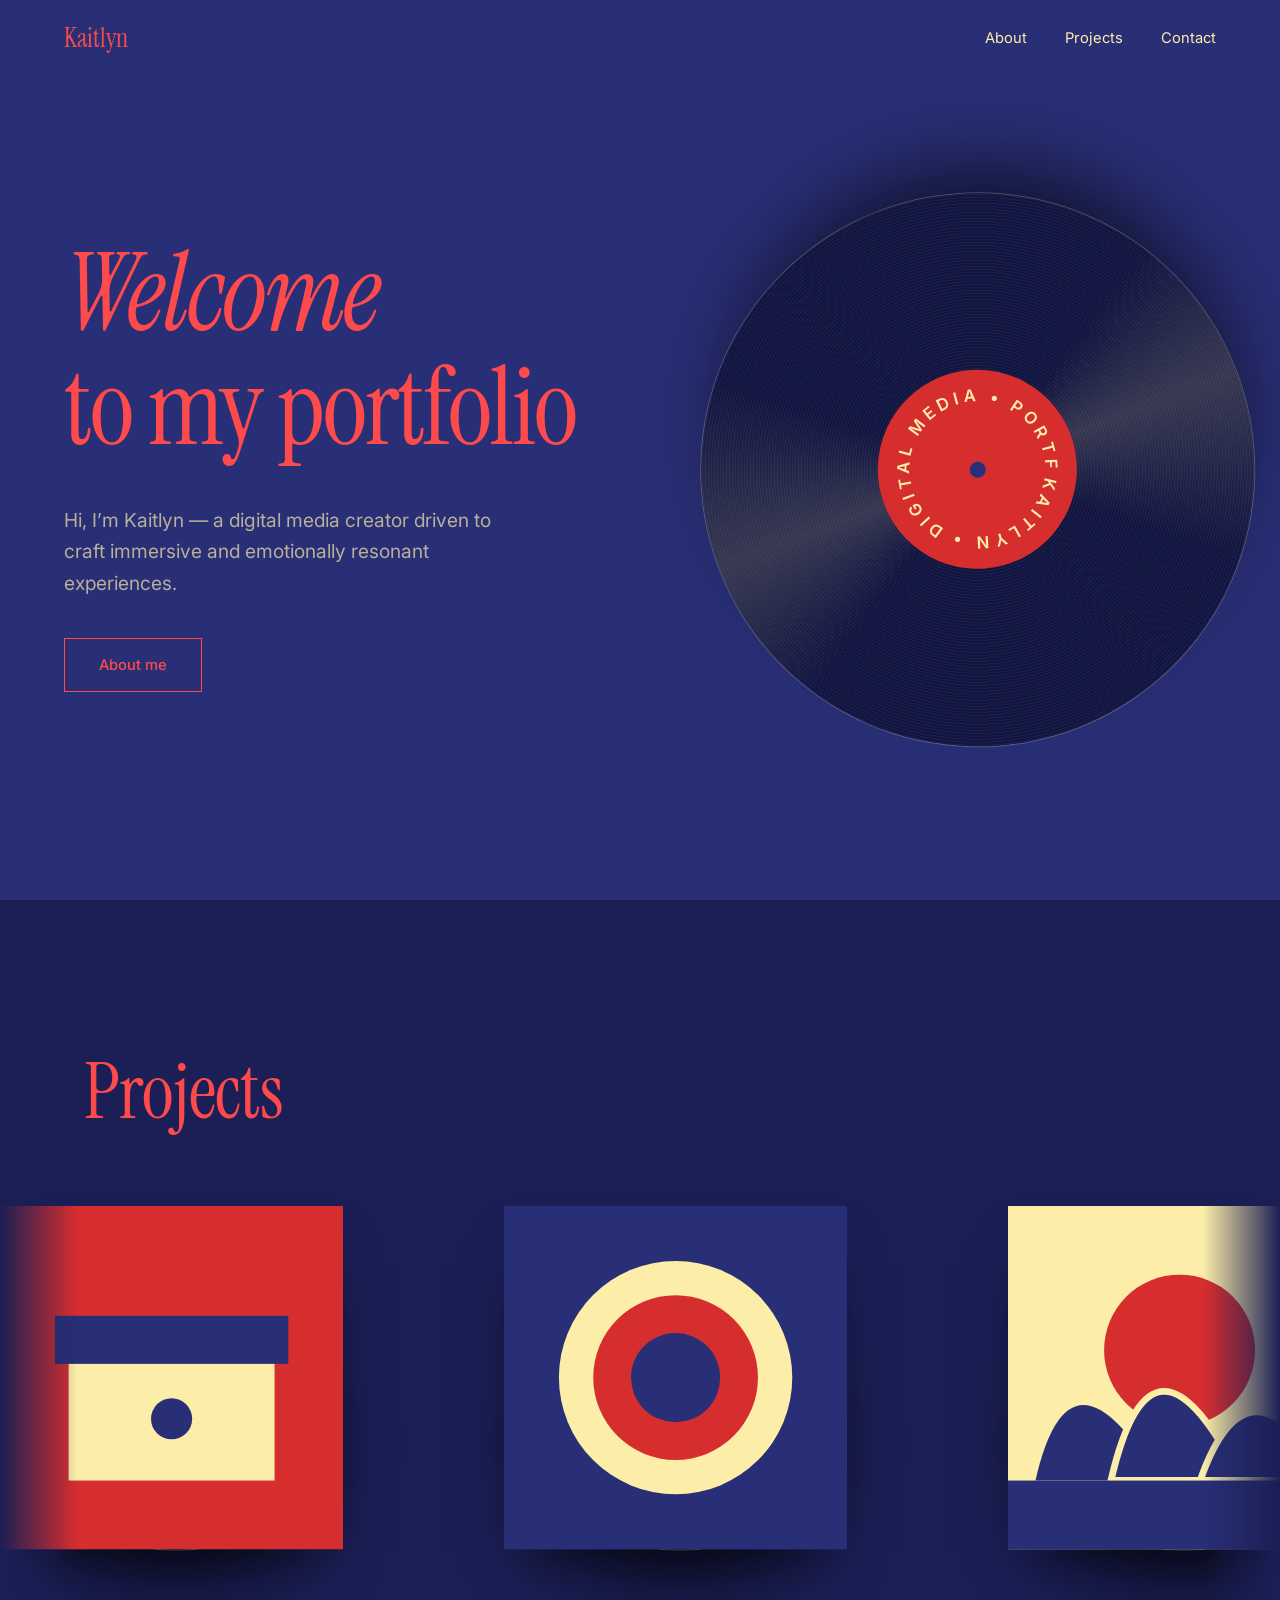
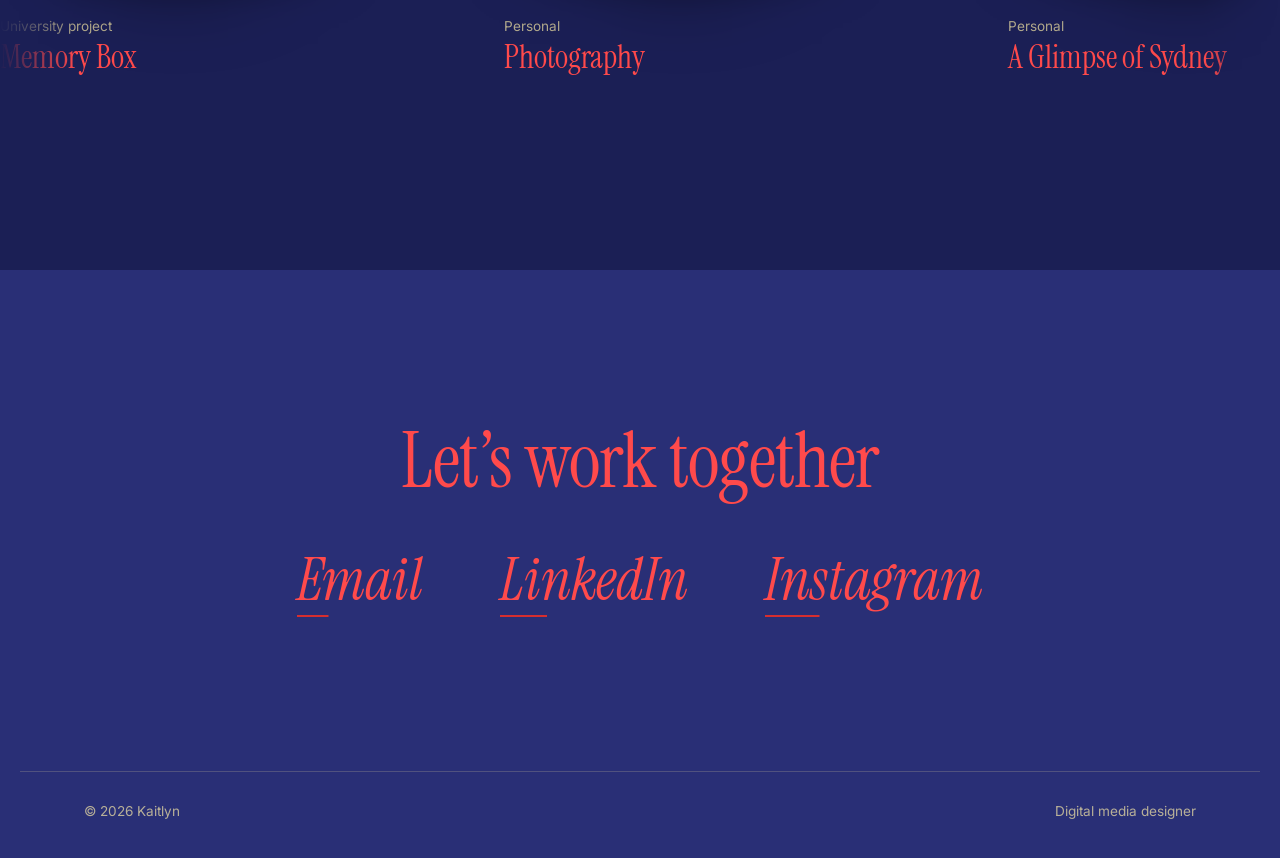
<file: index.html>
<!DOCTYPE html>
<html lang="en">
<head>
<meta charset="utf-8">
<meta name="viewport" content="width=device-width, initial-scale=1">
<title>Kaitlyn — Digital Media Designer</title>
<meta name="description" content="Kaitlyn is a digital media creator crafting immersive 3D, motion, and web experiences.">
<meta property="og:title" content="Kaitlyn — Digital Media Designer">
<meta property="og:description" content="Portfolio of Kaitlyn — 3D modeling, rendering, motion design, videography, and web design.">
<meta property="og:type" content="website">
<link rel="preconnect" href="https://fonts.googleapis.com">
<link rel="preconnect" href="https://fonts.gstatic.com" crossorigin>
<link href="https://fonts.googleapis.com/css2?family=Instrument+Serif:ital@0;1&family=Inter:wght@400;500;600&display=swap" rel="stylesheet">
<link rel="stylesheet" href="css/style.css">
</head>
<body>
<div class="loader" aria-hidden="true"><span>Kaitlyn</span></div>

<header class="nav" id="nav">
  <a class="wordmark" href="#top">Kaitlyn</a>
  <nav aria-label="Main">
    <a href="about.html">About</a><a href="#projects">Projects</a><a href="#contact">Contact</a>
  </nav>
</header>

<main id="top">
  <section class="hero">
    <div class="hero-text">
      <h1 aria-label="Welcome to my portfolio">
        <span class="line"><span class="line-in">
          <span class="rot" aria-hidden="true">
            <span class="is-in">Welcome</span><span>欢迎</span><span>ようこそ</span><span>환영합니다</span><span>Bienvenue</span><span>Bienvenido</span><span>Chào mừng</span>
          </span>
        </span></span>
        <span class="line"><span class="line-in">to my portfolio</span></span>
      </h1>
      <p class="lede rise">Hi, I’m Kaitlyn — a digital media creator driven to craft immersive and emotionally resonant experiences.</p>
      <a class="btn rise" href="about.html"><span>About me</span></a>
    </div>
    <div class="hero-art" aria-hidden="true">
      <div class="parallax" id="parallax">
        <div class="record" id="heroRecord">
          <div class="label"><svg viewBox="0 0 100 100"><defs><path id="ring" d="M50 50 m-34 0 a34 34 0 1 1 68 0 a34 34 0 1 1 -68 0"/></defs><text><textPath href="#ring">KAITLYN • DIGITAL MEDIA • PORTFOLIO •</textPath></text></svg></div>
        </div>
      </div>
    </div>
  </section>

  <section class="projects" id="projects">
    <div class="wrap head">
      <h2 class="reveal">Projects</h2>
    </div>

    <div class="track" id="track"><div class="marquee" id="marquee"><div class="group" id="group">
      <!-- To add a project: copy one <article class="card"> block below and edit the text and image.
           To use a real image, replace the <svg> in .sleeve with <img src="assets/your-image.jpg" alt="Project name"> -->

      <article class="card">
        <a href="#projects">
          <div class="cover">
            <div class="disc"><div class="record"><div class="label"></div></div></div>
            <div class="sleeve"><svg viewBox="0 0 100 100" preserveAspectRatio="xMidYMid slice"><rect width="100" height="100" fill="#d62e2f"/><rect x="20" y="42" width="60" height="38" fill="#fceea8"/><rect x="16" y="32" width="68" height="14" fill="#292f76"/><circle cx="50" cy="62" r="6" fill="#292f76"/></svg></div>
          </div>
          <div class="meta"><span>University project</span><h3>Memory Box</h3></div>
        </a>
      </article>

      <article class="card">
        <a href="#projects">
          <div class="cover">
            <div class="disc"><div class="record"><div class="label"></div></div></div>
            <div class="sleeve"><svg viewBox="0 0 100 100" preserveAspectRatio="xMidYMid slice"><rect width="100" height="100" fill="#292f76"/><circle cx="50" cy="50" r="34" fill="#fceea8"/><circle cx="50" cy="50" r="24" fill="#d62e2f"/><circle cx="50" cy="50" r="13" fill="#292f76"/></svg></div>
          </div>
          <div class="meta"><span>Personal</span><h3>Photography</h3></div>
        </a>
      </article>

      <article class="card">
        <a href="#projects">
          <div class="cover">
            <div class="disc"><div class="record"><div class="label"></div></div></div>
            <div class="sleeve"><svg viewBox="0 0 100 100" preserveAspectRatio="xMidYMid slice"><rect width="100" height="100" fill="#fceea8"/><circle cx="50" cy="42" r="22" fill="#d62e2f"/><path d="M8 80 Q18 36 44 80Z" fill="#292f76"/><path d="M30 80 Q42 28 68 80Z" fill="#292f76" stroke="#fceea8" stroke-width="2"/><path d="M56 80 Q70 40 94 80Z" fill="#292f76" stroke="#fceea8" stroke-width="2"/><rect y="80" width="100" height="20" fill="#292f76"/></svg></div>
          </div>
          <div class="meta"><span>Personal</span><h3>A Glimpse of Sydney</h3></div>
        </a>
      </article>
      </div></div></div>
  </section>

  <section class="contact" id="contact">
    <div class="wrap">
      <h2 class="reveal">Let’s work together</h2>
      <ul class="socials">
        <li class="reveal"><a href="mailto:hello@example.com">Email</a></li>
        <li class="reveal" style="--d:.1s"><a href="https://www.linkedin.com/in/your-name" target="_blank" rel="noopener">LinkedIn</a></li>
        <li class="reveal" style="--d:.2s"><a href="https://www.instagram.com/your-handle" target="_blank" rel="noopener">Instagram</a></li>
      </ul>
    </div>
  </section>
</main>

<footer class="wrap foot"><span>© <span id="year">2026</span> Kaitlyn</span><span>Digital media designer</span></footer>
<script src="js/main.js"></script>
</body>
</html>
</file>
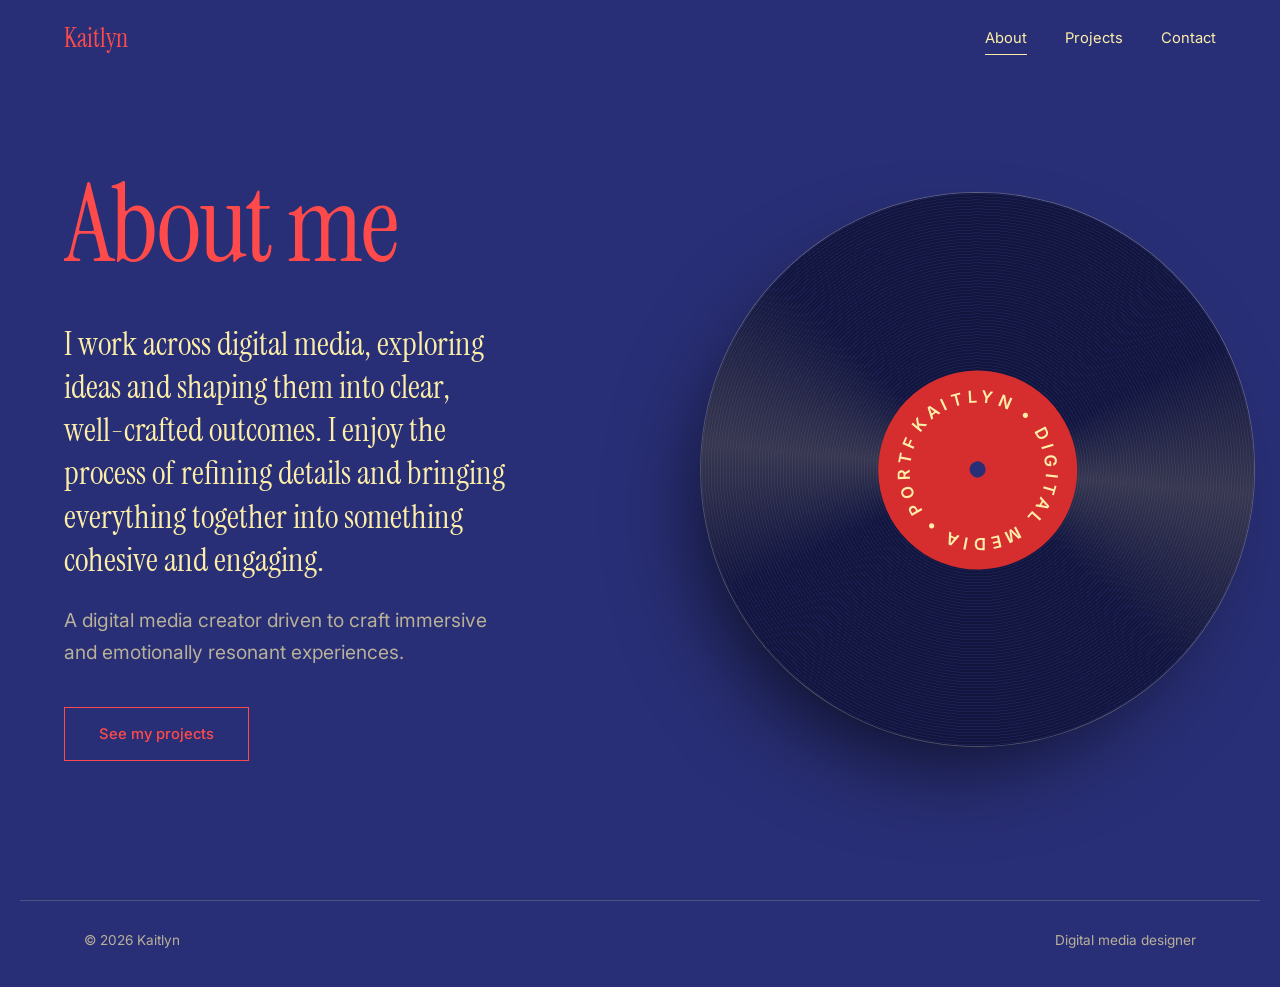
<file: about.html>
<!DOCTYPE html>
<html lang="en">
<head>
<meta charset="utf-8">
<meta name="viewport" content="width=device-width, initial-scale=1">
<title>About — Kaitlyn</title>
<meta name="description" content="Kaitlyn is a digital media creator crafting immersive 3D, motion, and web experiences.">
<meta property="og:title" content="Kaitlyn — Digital Media Designer">
<meta property="og:description" content="Portfolio of Kaitlyn — 3D modeling, rendering, motion design, videography, and web design.">
<meta property="og:type" content="website">
<link rel="preconnect" href="https://fonts.googleapis.com">
<link rel="preconnect" href="https://fonts.gstatic.com" crossorigin>
<link href="https://fonts.googleapis.com/css2?family=Instrument+Serif:ital@0;1&family=Inter:wght@400;500;600&display=swap" rel="stylesheet">
<link rel="stylesheet" href="css/style.css">
</head>
<body>
<div class="loader" aria-hidden="true"><span>Kaitlyn</span></div>

<header class="nav" id="nav">
  <a class="wordmark" href="index.html">Kaitlyn</a>
  <nav aria-label="Main">
    <a href="about.html" aria-current="page">About</a><a href="index.html#projects">Projects</a><a href="index.html#contact">Contact</a>
  </nav>
</header>

<main id="top">
  <section class="hero">
    <div class="hero-text">
      <h1><span class="line"><span class="line-in">About me</span></span></h1>
      <p class="big rise">I work across digital media, exploring ideas and shaping them into clear, well-crafted outcomes. I enjoy the process of refining details and bringing everything together into something cohesive and engaging.</p>
      <p class="lede rise">A digital media creator driven to craft immersive and emotionally resonant experiences.</p>
      <a class="btn rise" href="index.html#projects"><span>See my projects</span></a>
    </div>
    <div class="hero-art" aria-hidden="true">
      <div class="parallax" id="parallax">
        <div class="record" id="heroRecord">
          <div class="label"><svg viewBox="0 0 100 100"><defs><path id="ring" d="M50 50 m-34 0 a34 34 0 1 1 68 0 a34 34 0 1 1 -68 0"/></defs><text><textPath href="#ring">KAITLYN • DIGITAL MEDIA • PORTFOLIO •</textPath></text></svg></div>
        </div>
      </div>
    </div>
  </section>
</main>

<footer class="wrap foot"><span>© <span id="year">2026</span> Kaitlyn</span><span>Digital media designer</span></footer>
<script src="js/main.js"></script>
</body>
</html>
</file>
<file: css/style.css>
:root{
  --navy:#292f76; --deep:#1b1f55; --red:#d62e2f; --hot:#ff4a4b; --cream:#fceea8;
  --ink:var(--cream); --mute:rgba(252,238,168,.68); --rule:rgba(252,238,168,.18);
  --serif:'Instrument Serif',Georgia,serif; --sans:'Inter',system-ui,sans-serif;
  --ease:cubic-bezier(.16,1,.3,1);
}
*,*::before,*::after{box-sizing:border-box}
html{scroll-behavior:smooth;scroll-padding-top:70px}
body{margin:0;background:var(--navy);color:var(--ink);font:400 1rem/1.65 var(--sans);overflow-x:hidden;-webkit-font-smoothing:antialiased}
a{color:inherit;text-decoration:none}
button{font:inherit;color:inherit}
:focus-visible{outline:2px solid var(--cream);outline-offset:4px}
.wrap{max-width:1240px;margin:0 auto;padding:0 clamp(20px,5vw,64px)}
h1,h2,h3{font-family:var(--serif);font-weight:400;margin:0}
h2{color:var(--hot);font-size:clamp(2.6rem,6vw,4.8rem);line-height:1;letter-spacing:-.01em}
section{padding:clamp(80px,12vw,160px) 0}

/* loader */
.loader{position:fixed;inset:0;z-index:100;background:var(--deep);display:grid;place-items:center;transition:transform .9s var(--ease) .1s}
.loader span{color:var(--hot);font:2.2rem var(--serif);animation:pulse 1s ease both}
.loaded .loader{transform:translateY(-100%)}
@keyframes pulse{from{opacity:0;transform:translateY(10px)}to{opacity:1;transform:none}}

/* nav */
.nav{position:fixed;top:0;left:0;right:0;z-index:50;display:flex;justify-content:space-between;align-items:center;padding:22px clamp(20px,5vw,64px);transition:background .4s,padding .4s}
.nav.scrolled{background:rgba(27,31,85,.82);backdrop-filter:blur(12px);padding-top:14px;padding-bottom:14px}
.wordmark{font:1.6rem var(--serif);color:var(--hot)}
.nav nav{display:flex;gap:clamp(16px,3vw,38px);font-size:.92rem}
.nav nav a{position:relative;padding:4px 0}
.nav nav a::after{content:"";position:absolute;left:0;bottom:0;height:1px;width:100%;background:var(--cream);transform:scaleX(0);transform-origin:right;transition:transform .5s var(--ease)}
.nav nav a[aria-current]::after{transform:scaleX(1)}
.nav nav a:hover::after{transform:scaleX(1);transform-origin:left}

/* hero */
.hero{position:relative;min-height:100svh;display:grid;grid-template-columns:1.15fr .85fr;align-items:center;padding:120px clamp(20px,5vw,64px) 80px;max-width:1440px;margin:0 auto;gap:20px}
h1{color:var(--hot);font-size:clamp(3.4rem,8.4vw,8rem);line-height:.98;letter-spacing:-.02em}
.line{display:block;overflow:hidden;padding-bottom:.08em}
.line-in{display:block;transform:translateY(110%);transition:transform 1.2s var(--ease)}
.loaded .line-in{transform:none}
.loaded .line:nth-child(2) .line-in{transition-delay:.12s}
.rot{display:inline-grid;font-style:italic}
.rot span{grid-area:1/1;opacity:0;transform:translateY(60%);transition:opacity .6s var(--ease),transform .8s var(--ease)}
.rot span.is-in{opacity:1;transform:none}
.rot span.is-out{opacity:0;transform:translateY(-60%)}
.lede{max-width:38ch;margin:36px 0 38px;color:var(--mute);font-size:clamp(1rem,1.5vw,1.2rem)}
.rise{opacity:0;transform:translateY(24px);transition:opacity 1s var(--ease) .5s,transform 1s var(--ease) .5s}
.loaded .rise{opacity:1;transform:none}
.btn{display:inline-block;position:relative;overflow:hidden;border:1px solid var(--hot);color:var(--hot);padding:14px 34px;font-size:.92rem;font-weight:500;transition:color .4s}
.btn::before{content:"";position:absolute;inset:0;background:var(--red);transform:translateY(101%);transition:transform .5s var(--ease)}
.btn span{position:relative}
.btn:hover{color:var(--cream);border-color:var(--red)}
.btn:hover::before{transform:none}
.hero-art{position:relative;aspect-ratio:1;width:min(115%,640px);justify-self:end;margin-right:-8%;opacity:0;transform:scale(.9) rotate(-8deg);transition:opacity 1.4s var(--ease) .3s,transform 1.6s var(--ease) .3s}
.loaded .hero-art{opacity:1;transform:none}
.parallax{position:absolute;inset:0;transition:transform .3s ease-out}
.record{position:absolute;inset:0;border-radius:50%;background:
  conic-gradient(from 30deg,transparent,rgba(252,238,168,.16) 9%,transparent 20%,transparent 50%,rgba(252,238,168,.16) 59%,transparent 70%),
  repeating-radial-gradient(circle,#12153c 0 2px,#1a1e52 2px 3px);
  box-shadow:0 0 0 1px rgba(252,238,168,.25),0 50px 90px -30px rgba(0,0,0,.7)}
.label{position:absolute;left:50%;top:50%;width:36%;aspect-ratio:1;transform:translate(-50%,-50%);border-radius:50%;background:var(--red)}
.label::after{content:"";position:absolute;left:50%;top:50%;width:8%;aspect-ratio:1;transform:translate(-50%,-50%);border-radius:50%;background:var(--navy)}
.label svg{width:100%;height:100%;display:block}
.label text{font:600 8.4px var(--sans);letter-spacing:2.2px;fill:var(--cream)}

/* reveal on scroll */
.reveal{opacity:0;transform:translateY(40px);transition:opacity 1s var(--ease) var(--d,0s),transform 1s var(--ease) var(--d,0s)}
.reveal.visible{opacity:1;transform:none}

/* projects */
.projects{background:var(--deep);overflow:hidden}
.head{margin-bottom:56px}
.track{--gap:clamp(30px,5vw,80px);overflow:hidden;padding:20px 0 40px;-webkit-mask-image:linear-gradient(90deg,transparent,#000 6%,#000 94%,transparent);mask-image:linear-gradient(90deg,transparent,#000 6%,#000 94%,transparent)}
.marquee{display:flex;width:max-content;animation:slide 60s linear infinite}
.group{display:flex;flex:none;gap:var(--gap);padding-right:var(--gap)}
.track:hover .marquee,.track:focus-within .marquee{animation-play-state:paused}
@keyframes slide{to{transform:translateX(-50%)}}
.card{flex:0 0 min(80vw,440px);user-select:none}
.cover{position:relative;aspect-ratio:1/.86}
.sleeve{position:absolute;left:0;top:0;width:78%;aspect-ratio:1;z-index:2;box-shadow:0 30px 60px -25px rgba(0,0,0,.7);transition:transform .7s var(--ease)}
.sleeve svg,.sleeve img{display:block;width:100%;height:100%;object-fit:cover;-webkit-user-drag:none}
.disc{position:absolute;left:4%;top:7%;width:72%;aspect-ratio:1;z-index:1;transition:transform .9s var(--ease)}
.disc .label{width:38%}
.card .record{animation:spin 3.2s linear infinite;animation-play-state:paused}
.card a:hover .disc,.card a:focus-visible .disc{transform:translateX(42%)}
.card a:hover .sleeve,.card a:focus-visible .sleeve{transform:translateX(-5%)}
.card a:hover .record,.card a:focus-visible .record{animation-play-state:running}
@keyframes spin{to{transform:rotate(360deg)}}
.meta{margin-top:30px;display:flex;flex-direction:column;gap:2px}
.meta span{font-size:.85rem;color:var(--mute)}
.meta h3{color:var(--hot);font-size:2rem;line-height:1.15}

/* about page */
.big{font:clamp(1.5rem,2.6vw,2.2rem)/1.3 var(--serif);margin:36px 0 0;max-width:30ch}
.big+.lede{margin-top:24px}

/* contact */
.contact{text-align:center}
.socials{list-style:none;margin:48px 0 0;padding:0;display:flex;justify-content:center;gap:clamp(24px,6vw,80px);flex-wrap:wrap}
.socials a{position:relative;display:inline-block;padding-bottom:6px;color:var(--hot);font:italic clamp(2rem,4.6vw,3.6rem)/1.1 var(--serif)}
.socials a::after{content:"";position:absolute;left:0;bottom:0;width:100%;height:2px;background:var(--red);transform:scaleX(.25);transform-origin:left;transition:transform .7s var(--ease)}
.socials a:hover::after{transform:scaleX(1)}
.foot{display:flex;justify-content:space-between;gap:10px;flex-wrap:wrap;padding-top:28px;padding-bottom:36px;border-top:1px solid var(--rule);font-size:.85rem;color:var(--mute)}

@media (max-width:860px){
  .hero{grid-template-columns:1fr;padding-top:110px}
  .hero-art{width:80%;margin:20px auto 0;justify-self:center}
  .nav nav{gap:14px;font-size:.85rem}
  .wordmark{font-size:1.35rem}
}
@media (hover:none){.card .disc{transform:translateX(20%)}.card .record{animation-play-state:running}}
@media (prefers-reduced-motion:reduce){
  *,*::before,*::after{animation:none!important;transition-duration:.01s!important;scroll-behavior:auto!important}
  .line-in,.rise,.reveal,.hero-art{opacity:1;transform:none}
  .track{overflow-x:auto;-webkit-mask-image:none;mask-image:none}
}
</file>
